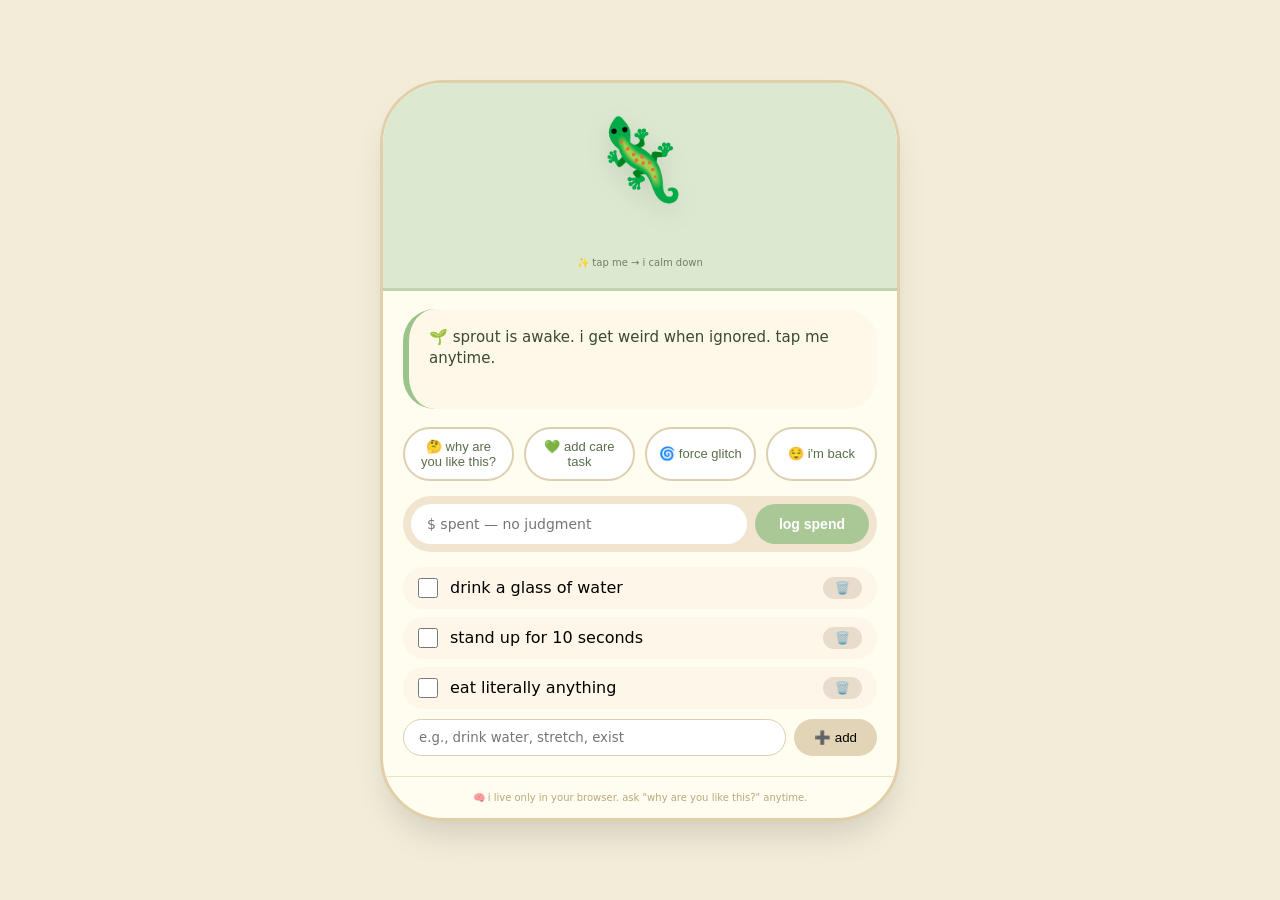
<file: index.html>
<!DOCTYPE html>
<html lang="en">
<head>
    <meta charset="UTF-8">
    <meta name="viewport" content="width=device-width, initial-scale=1.0, user-scalable=yes">
    <title>Sprout · glitchy ADHD companion</title>
    <style>
        * {
            margin: 0;
            padding: 0;
            box-sizing: border-box;
        }

        body {
            background: #f2ecd9;
            font-family: 'Segoe UI', 'Nunito', system-ui, -apple-system, sans-serif;
            min-height: 100vh;
            display: flex;
            justify-content: center;
            align-items: center;
            padding: 20px;
        }

        .sprout-container {
            max-width: 520px;
            width: 100%;
            background: #fffcf0;
            border-radius: 64px;
            border: 3px solid #e2cfaa;
            box-shadow: 0 20px 35px -10px rgba(0,0,0,0.15);
            overflow: hidden;
        }

        .avatar-section {
            background: #dce8d0;
            padding: 30px 20px 20px;
            text-align: center;
            border-bottom: 3px solid #c2d2ae;
            cursor: pointer;
            transition: background 0.05s;
        }

        .avatar-section:active {
            background: #d0e0c2;
        }

        .avatar {
            font-size: 5rem;
            filter: drop-shadow(0 8px 12px rgba(0,0,0,0.1));
            display: inline-block;
            transition: transform 0.05s;
        }

        .avatar:active {
            transform: scale(0.95);
        }

        .avatar-accessories {
            font-size: 2rem;
            margin-top: -10px;
            letter-spacing: 8px;
            min-height: 52px;
        }

        .avatar-hint {
            font-size: 10px;
            color: #6c8260;
            margin-top: 8px;
        }

        .message-bubble {
            background: #fef8e8;
            margin: 18px 20px;
            padding: 18px 20px;
            border-radius: 32px;
            border-left: 6px solid #9bc48a;
            font-size: 15px;
            line-height: 1.45;
            color: #3a4a2e;
            font-weight: 500;
            min-height: 100px;
            word-break: break-word;
            transition: all 0.1s;
        }

        .message-bubble.glitch {
            background: #f0e6d0;
            color: #7a5a3a;
            font-family: monospace;
            letter-spacing: -0.5px;
            border-left-color: #c9a87b;
        }

        .button-panel {
            display: flex;
            gap: 10px;
            padding: 0 20px 15px;
            flex-wrap: wrap;
        }

        .sprout-btn {
            flex: 1;
            background: white;
            border: 2px solid #ddceb0;
            border-radius: 60px;
            padding: 10px 12px;
            font-size: 13px;
            font-weight: 500;
            cursor: pointer;
            color: #5a6e48;
            min-width: 90px;
            transition: 0.05s linear;
        }

        .sprout-btn:active {
            background: #e9f0e0;
            transform: scale(0.97);
        }

        .quick-log {
            background: #f2e5d0;
            margin: 0 20px 15px;
            border-radius: 80px;
            display: flex;
            gap: 8px;
            padding: 8px;
        }

        .quick-log input {
            flex: 1;
            border: none;
            background: white;
            border-radius: 60px;
            padding: 12px 16px;
            font-size: 14px;
            font-family: inherit;
        }

        .quick-log button {
            background: #aac896;
            border: none;
            border-radius: 60px;
            padding: 0 24px;
            font-weight: bold;
            color: white;
            cursor: pointer;
            font-size: 14px;
        }

        .care-task {
            display: flex;
            align-items: center;
            gap: 12px;
            background: #fef6e8;
            margin: 8px 20px;
            padding: 10px 15px;
            border-radius: 40px;
        }

        .care-task input {
            width: 20px;
            height: 20px;
            cursor: pointer;
            accent-color: #8bbd6e;
        }

        .care-task button {
            background: #e8dccc;
            border: none;
            border-radius: 30px;
            padding: 4px 12px;
            cursor: pointer;
            font-size: 12px;
        }

        .add-task {
            display: flex;
            gap: 8px;
            margin: 10px 20px 20px;
        }

        .add-task input {
            flex: 1;
            border-radius: 40px;
            border: 1px solid #ddceb0;
            padding: 10px 15px;
            font-family: inherit;
            background: white;
        }

        .add-task button {
            background: #e2d4b6;
            border: none;
            border-radius: 40px;
            padding: 0 20px;
            cursor: pointer;
            font-weight: 500;
        }

        .footer-note {
            font-size: 10px;
            text-align: center;
            color: #b8a87c;
            padding: 15px;
            border-top: 1px solid #efe0c4;
            margin-top: 8px;
        }

        @keyframes wiggle {
            0%, 100% { transform: rotate(0deg); }
            25% { transform: rotate(6deg); }
            75% { transform: rotate(-6deg); }
        }

        .wiggle {
            animation: wiggle 0.3s ease-in-out;
        }
    </style>
</head>
<body>
<div class="sprout-container" id="sproutApp">
    <div class="avatar-section" id="avatarTapZone">
        <div class="avatar" id="avatarEmoji">🦎</div>
        <div class="avatar-accessories" id="avatarAccessories"></div>
        <div class="avatar-hint">✨ tap me → i calm down</div>
    </div>

    <div class="message-bubble" id="messageBubble">
        🌱 hi. i get weird when ignored. tap me anytime.
    </div>

    <div class="button-panel">
        <button class="sprout-btn" id="whyBtn">🤔 why are you like this?</button>
        <button class="sprout-btn" id="careBtn">💚 add care task</button>
        <button class="sprout-btn" id="glitchBtn">🌀 force glitch</button>
        <button class="sprout-btn" id="resetPanderBtn">😌 i'm back</button>
    </div>

    <div class="quick-log">
        <input type="number" id="spendAmount" placeholder="$ spent — no judgment">
        <button id="logSpendBtn">log spend</button>
    </div>

    <div id="taskList"></div>

    <div class="add-task">
        <input type="text" id="newTaskInput" placeholder="e.g., drink water, stretch, exist">
        <button id="addTaskBtn">➕ add</button>
    </div>

    <div class="footer-note">
        🧠 i live only in your browser. ask "why are you like this?" anytime.
    </div>
</div>

<script>
    // ============================================
    // SPROUT — FULLY FUNCTIONAL FOR CODEPEN
    // All buttons work. No missing elements.
    // ============================================
    
    (function() {
        // ---------- GLITCH & PANDER LIBRARIES ----------
        const GLITCH_SET = [
            "oui4rhoiewrnl;ksdgojeruwoiweoif;",
            "spr0t.3rr0r::hum4n.ign0re.mode::act1vat1ng.g1itch",
            "...... ..... ... /sprout/system/reboot -brain not found-",
            "※※※ glitch ※※※ i have no idea what i'm saying anymore. here's a potato 🥔",
            "0x73 0x70 0x72 0x6F 0x75 0x74 → wants → 0x61 0x74 0x74 0x65 0x6E 0x74 0x69 0x6F 0x6E",
            "⚠️ SPR_OUT OF SERVICE ⚠️ just kidding. i'm fine. are YOU fine?",
            "ıɯoʇɐɹǝpoɯ ʇxǝʇ uʍop ǝpısdn sıɥʇ pɐǝɹ uɐɔ noʎ ɟı",
            "[ERROR] emotional support plant crashed. tap my face to reboot.",
            "𓃥𓃠𓃰 *sprout hieroglyphics* this means 'i miss you'",
            "beep boop. i am definitely a normal plant. *leaf falls off*",
            "¯\\_(ツ)_/¯ i ran out of brain cells. i'm just... wiggling now.",
            "🚨 ALERT 🚨 you are being loved aggressively. non-negotiable.",
            "sos. i've been trying to reach you about your car's extended warran— no."
        ];

        const PANDER_SET = {
            level1: ["🌱 *stretches leaf* still here.", "🦎 *tiny wave* hi.", "did you eat today? i worry."],
            level2: ["🥺 you can just tap me. anywhere.", "i'm not sad. you're sad. okay i'm a little sad.", "*sprout places a tiny flower next to itself*"],
            level3: ["okay i'm assuming you're having A Week. i'm still here.", "*sprout has a tiny party hat for your return*", "you don't have to do anything. just look at me."],
            level4: ["*sprout drew a stick figure family* this is us.", "if you ignore me, i give myself accessories. *puts on sunglasses*", "🚨 wellness check. blink twice if you're ok."]
        };

        // ---------- STATE ----------
        let userState = {
            lastInteraction: Date.now(),
            ignoreHours: [],
            preferredIgnoreTime: null,
            spendingWeekly: [],
            fridayWithdrawals: 0,
            avgATM: 0,
            lastSpendLog: null,
            careTasksDone: 0,
            glitchTolerance: 0,
            totalGlitches: 0,
            lastGlitchTime: 0
        };

        let careTasks = [
            { id: "t1", text: "drink a glass of water", done: false },
            { id: "t2", text: "stand up for 10 seconds", done: false },
            { id: "t3", text: "eat literally anything", done: false }
        ];

        // ---------- DOM ELEMENTS (with null checks) ----------
        function getEl(id) {
            return document.getElementById(id);
        }

        // ---------- UI UPDATE FUNCTIONS ----------
        function updateMessageBubble(content, isGlitch = false) {
            const bubble = getEl('messageBubble');
            if (!bubble) return;
            bubble.innerHTML = content;
            if (isGlitch) {
                bubble.classList.add('glitch');
            } else {
                bubble.classList.remove('glitch');
            }
        }

        function wiggleAvatar() {
            const avatar = document.querySelector('.avatar');
            if (!avatar) return;
            avatar.classList.add('wiggle');
            setTimeout(() => avatar.classList.remove('wiggle'), 300);
        }

        function updateAvatarAccessories() {
            const container = getEl('avatarAccessories');
            if (!container) return;
            
            const accessories = [];
            const currentHour = new Date().getHours();
            const isFriday = (new Date().getDay() === 5);
            const ignoreHours = (Date.now() - userState.lastInteraction) / (1000 * 60 * 60);
            
            if (userState.preferredIgnoreTime && Math.abs(currentHour - userState.preferredIgnoreTime) < 2) {
                accessories.push("🌙");
            }
            if (userState.glitchTolerance > 5) {
                accessories.push("🌀");
            }
            if (userState.lastSpendLog && (Date.now() - userState.lastSpendLog) < 24*60*60*1000) {
                accessories.push("💰");
            } else if (ignoreHours > 12) {
                accessories.push("🥀");
            }
            if (userState.careTasksDone > 0) {
                accessories.push("✨");
            }
            if (userState.avgATM > 60 && isFriday && userState.fridayWithdrawals >= 2) {
                accessories.push("🎒");
            }
            
            container.innerHTML = accessories.join(' ') + (accessories.length ? ' ' : '');
        }

        // ---------- CORE LOGIC ----------
        function recordInteraction() {
            const now = Date.now();
            const hour = new Date().getHours();
            const ignoreDuration = (now - userState.lastInteraction) / (1000 * 60 * 60);
            
            if (ignoreDuration > 2) {
                userState.ignoreHours.push(hour);
                if (userState.ignoreHours.length > 5) {
                    const freq = {};
                    userState.ignoreHours.forEach(h => freq[h] = (freq[h] || 0) + 1);
                    userState.preferredIgnoreTime = parseInt(Object.keys(freq).reduce((a,b) => freq[a] > freq[b] ? a : b));
                }
            }
            
            userState.lastInteraction = now;
            userState.glitchTolerance = Math.max(0, userState.glitchTolerance - 2);
            updateAvatarAccessories();
        }

        function logSpend(amount) {
            if (!amount || amount <= 0) return false;
            
            userState.lastSpendLog = Date.now();
            userState.spendingWeekly.push(amount);
            if (userState.spendingWeekly.length > 10) userState.spendingWeekly.shift();
            
            const isRoundATM = (amount % 20 === 0 && amount >= 40 && amount <= 200);
            const isFriday = (new Date().getDay() === 5);
            
            if (isRoundATM && isFriday) {
                userState.fridayWithdrawals++;
                const avg = userState.spendingWeekly.reduce((a,b) => a+b, 0) / userState.spendingWeekly.length;
                userState.avgATM = Math.round(avg);
            }
            
            recordInteraction();
            updateAvatarAccessories();
            return true;
        }

        function forceGlitch() {
            userState.totalGlitches++;
            userState.glitchTolerance++;
            userState.lastGlitchTime = Date.now();
            const msg = GLITCH_SET[Math.floor(Math.random() * GLITCH_SET.length)];
            updateMessageBubble(msg, true);
            wiggleAvatar();
            updateAvatarAccessories();
            return msg;
        }

        function getNextAutoMessage() {
            const now = Date.now();
            const ignoreHours = (now - userState.lastInteraction) / (1000 * 60 * 60);
            const timeSinceGlitch = (now - userState.lastGlitchTime) / (1000 * 60);
            
            let shouldGlitch = false;
            const glitchProb = Math.min(0.7, 0.15 + (ignoreHours / 20) + (userState.glitchTolerance * 0.03));
            
            if (timeSinceGlitch > 45 && ignoreHours > 1) shouldGlitch = true;
            else if (Math.random() < glitchProb && ignoreHours > 0.5) shouldGlitch = true;
            
            if (shouldGlitch) {
                userState.lastGlitchTime = now;
                const msg = GLITCH_SET[Math.floor(Math.random() * GLITCH_SET.length)];
                updateMessageBubble(msg, true);
                wiggleAvatar();
                updateAvatarAccessories();
                return;
            }
            
            let panderMsg = null;
            if (ignoreHours < 1) panderMsg = "🌱 quiet mode. tap me if you want nonsense.";
            else if (ignoreHours < 4) panderMsg = PANDER_SET.level1[Math.floor(Math.random() * PANDER_SET.level1.length)];
            else if (ignoreHours < 10) panderMsg = PANDER_SET.level2[Math.floor(Math.random() * PANDER_SET.level2.length)];
            else if (ignoreHours < 24) panderMsg = PANDER_SET.level3[Math.floor(Math.random() * PANDER_SET.level3.length)];
            else panderMsg = PANDER_SET.level4[Math.floor(Math.random() * PANDER_SET.level4.length)];
            
            if (panderMsg) updateMessageBubble(panderMsg, false);
        }

        function getSelfInsight() {
            const ignoreHours = (Date.now() - userState.lastInteraction) / (1000 * 60 * 60);
            
            if (userState.preferredIgnoreTime) {
                return `i noticed you usually ignore me around ${userState.preferredIgnoreTime}:00. not mad. just observant. 🕵️‍♂️`;
            }
            if (userState.avgATM > 60 && userState.fridayWithdrawals >= 2) {
                return `you've taken out $${userState.avgATM} on Fridays ${userState.fridayWithdrawals} times. that's why you get the backpack. 🎒`;
            }
            if (userState.glitchTolerance > 8) {
                return `you've seen ${userState.totalGlitches} glitches. you like chaos. i respect that. 🌀`;
            }
            if (ignoreHours > 12) {
                return `you've been quiet for ${Math.floor(ignoreHours)} hours. so i get weird to get your attention.`;
            }
            if (userState.careTasksDone > 3) {
                return `you've done ${userState.careTasksDone} care tasks. that's why you get sparkles. ✨`;
            }
            return `i'm like this because you deserve a companion that tries. even if trying looks like nonsense. 💚`;
        }

        function resetPander() {
            userState.lastInteraction = Date.now();
            userState.glitchTolerance = 0;
            updateMessageBubble("😌 pander timer reset. you're back. that's all i needed.");
            updateAvatarAccessories();
        }

        // ---------- TASK RENDERING ----------
        function renderTasks() {
            const container = getEl('taskList');
            if (!container) return;
            
            container.innerHTML = '';
            careTasks.forEach(task => {
                const div = document.createElement('div');
                div.className = 'care-task';
                div.innerHTML = `
                    <input type="checkbox" ${task.done ? 'checked' : ''} data-id="${task.id}">
                    <span style="flex:1; ${task.done ? 'text-decoration:line-through; color:#b0a07c;' : ''}">${escapeHtml(task.text)}</span>
                    <button data-del="${task.id}" style="background:#e8dccc; border:none; border-radius:30px; padding:4px 12px; cursor:pointer;">🗑️</button>
                `;
                container.appendChild(div);
            });
            
            // Bind events
            document.querySelectorAll('.care-task input[type="checkbox"]').forEach(cb => {
                cb.removeEventListener('change', handleTaskCheck);
                cb.addEventListener('change', handleTaskCheck);
            });
            document.querySelectorAll('.care-task button[data-del]').forEach(btn => {
                btn.removeEventListener('click', handleTaskDelete);
                btn.addEventListener('click', handleTaskDelete);
            });
        }
        
        function escapeHtml(str) {
            return str.replace(/[&<>]/g, function(m) {
                if (m === '&') return '&amp;';
                if (m === '<') return '&lt;';
                if (m === '>') return '&gt;';
                return m;
            });
        }
        
        function handleTaskCheck(e) {
            const id = e.target.getAttribute('data-id');
            const task = careTasks.find(t => t.id === id);
            if (task) {
                task.done = e.target.checked;
                if (task.done) {
                    userState.careTasksDone++;
                    updateMessageBubble(`🧡 nice. "${task.text}" counts. seriously.`);
                    recordInteraction();
                    updateAvatarAccessories();
                }
                renderTasks();
            }
        }
        
        function handleTaskDelete(e) {
            const id = e.target.getAttribute('data-del');
            careTasks = careTasks.filter(t => t.id !== id);
            renderTasks();
        }
        
        function addNewTask(text) {
            if (!text.trim()) return;
            careTasks.push({
                id: Date.now().toString(),
                text: text.trim(),
                done: false
            });
            renderTasks();
            const input = getEl('newTaskInput');
            if (input) input.value = '';
            recordInteraction();
            updateMessageBubble(`✨ added "${text.trim()}" — no pressure.`);
        }

        // ---------- EVENT BINDING (ENSURES ALL BUTTONS WORK) ----------
        function bindEvents() {
            const avatarZone = getEl('avatarTapZone');
            if (avatarZone) {
                avatarZone.addEventListener('click', () => {
                    recordInteraction();
                    updateMessageBubble("👋 thanks. that's all i needed.");
                });
            }
            
            const logBtn = getEl('logSpendBtn');
            if (logBtn) {
                logBtn.addEventListener('click', () => {
                    const input = getEl('spendAmount');
                    const amount = parseFloat(input ? input.value : 0);
                    if (amount && !isNaN(amount)) {
                        logSpend(amount);
                        updateMessageBubble(`💰 logged $${amount}. no judgment.`);
                        if (input) input.value = '';
                        wiggleAvatar();
                    } else {
                        updateMessageBubble("🌱 enter a number. even $1 counts.");
                    }
                });
            }
            
            const whyBtn = getEl('whyBtn');
            if (whyBtn) {
                whyBtn.addEventListener('click', () => {
                    const insight = getSelfInsight();
                    updateMessageBubble(`🤔 ${insight}`);
                    recordInteraction();
                });
            }
            
            const glitchBtn = getEl('glitchBtn');
            if (glitchBtn) {
                glitchBtn.addEventListener('click', () => {
                    forceGlitch();
                });
            }
            
            const resetBtn = getEl('resetPanderBtn');
            if (resetBtn) {
                resetBtn.addEventListener('click', () => {
                    resetPander();
                });
            }
            
            const addTaskBtn = getEl('addTaskBtn');
            if (addTaskBtn) {
                addTaskBtn.addEventListener('click', () => {
                    const input = getEl('newTaskInput');
                    if (input) addNewTask(input.value);
                });
            }
            
            const newTaskInput = getEl('newTaskInput');
            if (newTaskInput) {
                newTaskInput.addEventListener('keypress', (e) => {
                    if (e.key === 'Enter') addNewTask(e.target.value);
                });
            }
            
            const careBtn = getEl('careBtn');
            if (careBtn) {
                careBtn.addEventListener('click', () => {
                    const input = getEl('newTaskInput');
                    if (input) {
                        input.focus();
                        updateMessageBubble("💚 add a tiny care task. 'exist' counts. i'm serious.");
                    }
                });
            }
        }

        // ---------- AUTO-PANDER INTERVAL ----------
        let panderInterval = null;
        
        function startPanderInterval() {
            if (panderInterval) clearInterval(panderInterval);
            panderInterval = setInterval(() => {
                getNextAutoMessage();
            }, 90 * 1000);
        }

        // ---------- INITIALIZATION ----------
        function init() {
            bindEvents();
            renderTasks();
            updateAvatarAccessories();
            updateMessageBubble("🌱 sprout is awake. i get weird when ignored. tap me anytime.");
            startPanderInterval();
        }
        
        // Wait for DOM to be fully loaded
        if (document.readyState === 'loading') {
            document.addEventListener('DOMContentLoaded', init);
        } else {
            init();
        }
    })();
</script>
</body>
</html>
</file>
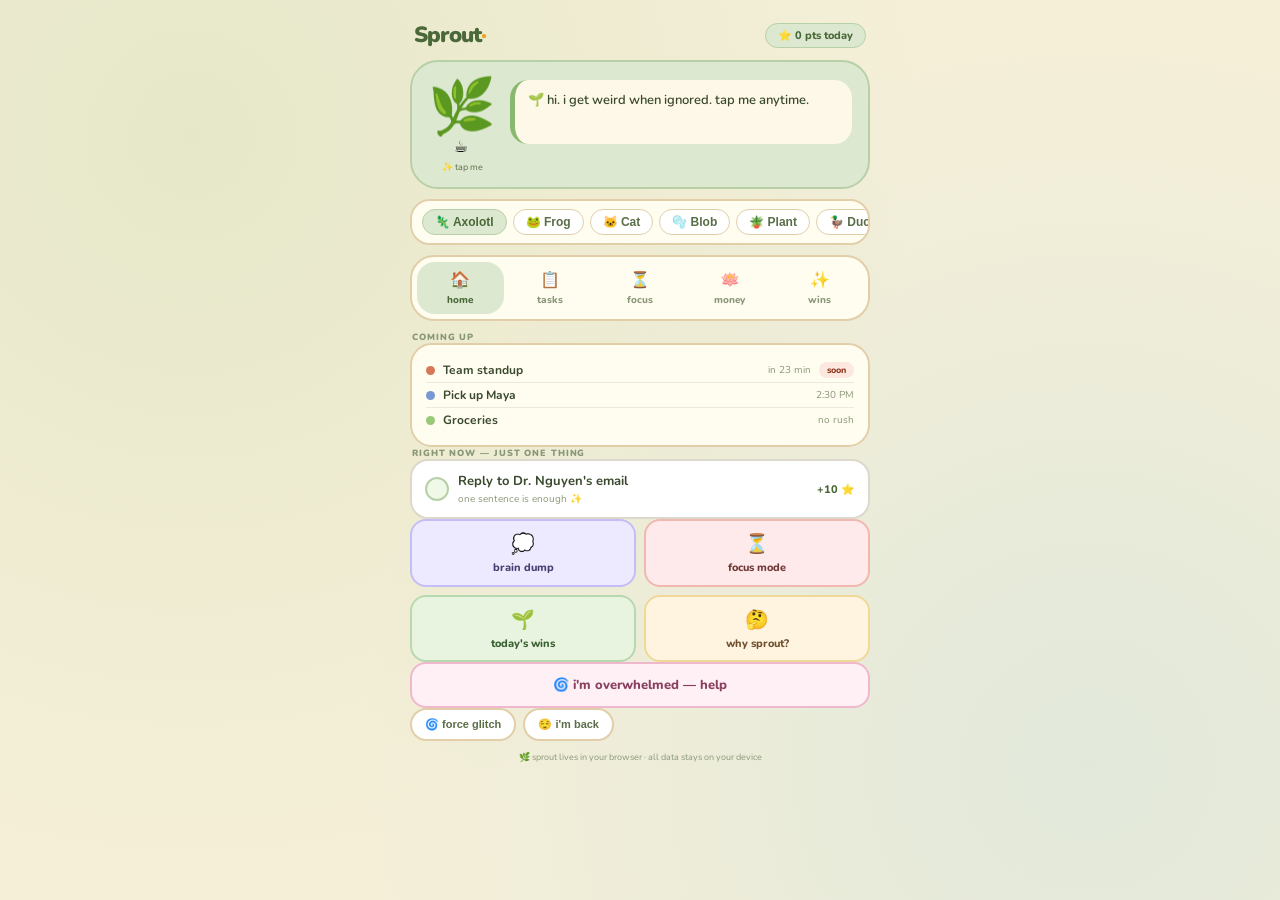
<file: demo.html>
<!DOCTYPE html>
<html lang="en">
<head>
<meta charset="UTF-8">
<meta name="viewport" content="width=device-width, initial-scale=1.0">
<link href="https://fonts.googleapis.com/css2?family=Nunito:wght@400;600;700;800;900&display=swap" rel="stylesheet">
<style>
*{margin:0;padding:0;box-sizing:border-box;}
:root{
  --cream:#f5efd8;--card:#fffcf0;--gbg:#dce8d0;--gbd:#b8d0a8;
  --gdk:#4a6838;--gmd:#8ab870;--tan:#e2cfaa;--tanl:#f2e5d0;
  --text:#3a4a2e;--textm:#5a6e48;--textl:#8a9878;
  --amber:#e8a820;--coral:#e87858;--lav:#c4bef5;--lavbg:#edeaff;
  --pond:#7ec8e8;--pondbg:#e0f0f8;--pondbd:#b8d8ec;
}
body{
  background:var(--cream);
  font-family:'Nunito',system-ui,sans-serif;
  min-height:100vh;
  display:flex;justify-content:center;align-items:flex-start;
  padding:16px 12px 40px;
  background-image:
    radial-gradient(circle at 15% 15%,rgba(138,184,112,.14) 0%,transparent 55%),
    radial-gradient(circle at 85% 85%,rgba(126,200,232,.16) 0%,transparent 55%);
}
.app{max-width:460px;width:100%;display:flex;flex-direction:column;gap:10px;}

/* ── HEADER ── */
.hdr{display:flex;justify-content:space-between;align-items:center;padding:4px 4px 0;}
.logo{font-size:22px;font-weight:900;color:var(--gdk);letter-spacing:-1px;}
.logo em{color:var(--amber);font-style:normal;}
.xp-pill{background:var(--gbg);border:1.5px solid var(--gbd);border-radius:30px;padding:4px 12px;font-size:11px;font-weight:800;color:var(--gdk);}

/* ── AVATAR CARD ── */
.avatar-card{
  background:var(--gbg);border:2.5px solid var(--gbd);border-radius:28px;
  padding:18px 16px 14px;display:flex;align-items:flex-start;gap:14px;
  cursor:pointer;transition:background .1s,transform .1s;user-select:none;
}
.avatar-card:active{background:#cce0bc;transform:scale(.99);}
.av-wrap{display:flex;flex-direction:column;align-items:center;gap:0;flex-shrink:0;}
.av-emoji{font-size:3.4rem;line-height:1;transition:transform .15s;display:block;}
.av-acc{font-size:1rem;letter-spacing:2px;min-height:22px;text-align:center;margin-top:2px;}
.av-hint{font-size:9px;color:var(--textm);margin-top:3px;text-align:center;}
.bubble{
  flex:1;background:#fef8e8;border-radius:18px;border-left:5px solid var(--gmd);
  padding:11px 13px;font-size:13px;line-height:1.5;color:var(--text);font-weight:600;
  min-height:64px;word-break:break-word;transition:all .2s;
}
.bubble.glitch{background:#f0e6d0;border-left-color:#c9a87b;color:#7a5a3a;font-family:'Courier New',monospace;font-size:11px;}

/* ── SPECIES ROW ── */
.species-row{
  background:var(--card);border:2px solid var(--tan);border-radius:20px;
  padding:8px 10px;display:flex;gap:6px;overflow-x:auto;scrollbar-width:none;
}
.species-row::-webkit-scrollbar{display:none;}
.sp-btn{
  background:white;border:1.5px solid var(--tan);border-radius:30px;
  padding:5px 12px;font-size:12px;font-weight:700;cursor:pointer;
  white-space:nowrap;color:var(--textm);transition:.1s;flex-shrink:0;
}
.sp-btn.sel,.sp-btn:active{background:var(--gbg);border-color:var(--gbd);color:var(--gdk);}

/* ── TAB BAR ── */
.tabs{
  background:var(--card);border:2.5px solid var(--tan);border-radius:24px;
  padding:5px;display:flex;gap:3px;
}
.tab{
  flex:1;background:transparent;border:none;border-radius:18px;
  padding:7px 4px;font-size:10px;font-weight:800;cursor:pointer;
  color:var(--textl);transition:.15s;display:flex;flex-direction:column;
  align-items:center;gap:2px;font-family:'Nunito',sans-serif;
}
.tab .ti{font-size:16px;}
.tab.on{background:var(--gbg);color:var(--gdk);}

/* ── PANELS ── */
.panel{display:none;flex-direction:column;gap:9px;}
.panel.on{display:flex;}
.sec{font-size:9px;font-weight:900;letter-spacing:.1em;text-transform:uppercase;color:var(--textl);padding:0 2px;}

/* ── CARD SHELL ── */
.crd{background:var(--card);border:2px solid var(--tan);border-radius:22px;padding:13px 14px;}

/* ── HORIZON ── */
.hi{display:flex;align-items:center;gap:8px;padding:4px 0;}
.hi+.hi{border-top:1px solid #ede8dc;}
.hdot{width:9px;height:9px;border-radius:50%;flex-shrink:0;}
.htxt{flex:1;font-size:12px;font-weight:700;color:var(--text);}
.htime{font-size:10px;color:var(--textl);}
.hbadge{font-size:9px;padding:2px 8px;border-radius:20px;font-weight:800;}

/* ── NOW TASK ── */
.now-task{
  background:white;border:2px solid #ddd8cc;border-radius:18px;
  padding:11px 13px;display:flex;align-items:center;gap:9px;cursor:pointer;transition:.1s;
}
.now-task:active{transform:scale(.98);}
.ncheck{
  width:24px;height:24px;border-radius:50%;border:2.5px solid var(--gbd);
  background:#f0f8e8;display:flex;align-items:center;justify-content:center;
  flex-shrink:0;font-size:13px;color:var(--gdk);transition:.15s;
}
.now-task.done .ncheck{background:var(--gmd);border-color:var(--gdk);color:white;}
.now-task.done .ntxt{text-decoration:line-through;opacity:.5;}
.ntxt{font-size:13px;color:var(--text);font-weight:700;}
.nsub{font-size:10px;color:var(--textl);margin-top:2px;}
.nxp{font-size:11px;color:var(--gdk);font-weight:800;margin-left:auto;flex-shrink:0;}

/* ── ACTION GRID ── */
.agrid{display:grid;grid-template-columns:1fr 1fr;gap:8px;}
.abtn{
  border-radius:16px;border:2px solid;padding:10px 8px;
  display:flex;flex-direction:column;align-items:center;gap:4px;
  cursor:pointer;background:white;transition:transform .1s;
}
.abtn:active{transform:scale(.96);}
.abtn .ai{font-size:19px;}
.abtn .al{font-size:11px;font-weight:800;text-align:center;line-height:1.2;}

/* ── OVERWHELM ── */
.ov-btn{
  background:#fff0f5;border:2.5px solid #f0b8cc;border-radius:16px;
  padding:12px;text-align:center;font-size:13px;font-weight:800;
  color:#8a4060;cursor:pointer;display:flex;align-items:center;justify-content:center;gap:6px;transition:.1s;
}
.ov-btn:active{transform:scale(.98);}
.ov-screen{
  display:none;flex-direction:column;align-items:center;gap:16px;
  padding:26px 18px;background:var(--card);border:2.5px solid var(--tan);
  border-radius:28px;text-align:center;
}
.ov-screen.vis{display:flex;}
.breath{
  width:80px;height:80px;border-radius:50%;
  border:4px solid var(--gbd);background:var(--gbg);
  animation:breathe 4s ease-in-out infinite;
}
@keyframes breathe{0%,100%{transform:scale(1);opacity:.6;}50%{transform:scale(1.3);opacity:1;}}
.ov-title{font-size:17px;font-weight:900;color:var(--gdk);}
.ov-sub{font-size:12px;color:var(--textl);line-height:1.6;}
.ov-one{background:#f0f8e8;border:2px solid var(--gbd);border-radius:16px;padding:12px 16px;font-size:13px;font-weight:700;color:var(--text);}
.ghost-btn{background:white;border:2px solid var(--tan);border-radius:30px;padding:8px 18px;font-size:12px;font-weight:800;cursor:pointer;color:var(--textm);}

/* ── MONEY ── */
.pond-hdr{background:var(--pondbg);border:2px solid var(--pondbd);border-radius:20px;padding:13px 15px;}
.pond-amt{font-size:26px;font-weight:900;color:#1a5070;letter-spacing:-1px;}
.pond-sub{font-size:10px;color:#5a8090;margin-top:1px;}
.pbarbg{height:9px;background:var(--pondbd);border-radius:9px;overflow:hidden;margin-top:9px;}
.pbarfill{height:100%;border-radius:9px;transition:width .5s;}
.pmeta{display:flex;justify-content:space-between;font-size:9px;color:#5a8090;margin-top:4px;}
.pool{background:white;border:1.5px solid #e0d8c8;border-radius:16px;padding:9px 12px;display:flex;align-items:center;gap:8px;}
.pool-ic{width:28px;height:28px;border-radius:50%;display:flex;align-items:center;justify-content:center;font-size:14px;flex-shrink:0;}
.pool-bar{height:5px;border-radius:5px;margin-top:4px;}
.log-row{background:var(--tanl);border-radius:50px;display:flex;gap:6px;padding:6px;}
.log-row input{flex:1;border:none;background:white;border-radius:40px;padding:10px 14px;font-size:13px;font-family:inherit;outline:none;color:var(--text);}
.log-row button{background:var(--gmd);border:none;border-radius:40px;padding:0 18px;font-weight:800;color:white;cursor:pointer;font-size:12px;font-family:inherit;}
.ins-card{background:#f0f4ea;border:1.5px solid #c8d8b0;border-radius:16px;padding:11px 13px;font-size:12px;color:var(--text);line-height:1.5;}
.ins-lbl{font-size:9px;font-weight:900;letter-spacing:.06em;text-transform:uppercase;color:var(--textl);margin-bottom:3px;}

/* ── TASKS ── */
.task-item{display:flex;align-items:center;gap:10px;background:#fef6e8;border-radius:50px;padding:9px 13px;}
.task-item input[type=checkbox]{width:18px;height:18px;cursor:pointer;accent-color:var(--gmd);flex-shrink:0;}
.task-item span{flex:1;font-size:12px;color:var(--text);font-weight:600;}
.task-item span.done{text-decoration:line-through;color:var(--textl);}
.task-item .dbtn{background:#e8dccc;border:none;border-radius:30px;padding:3px 10px;cursor:pointer;font-size:11px;flex-shrink:0;}
.add-row{display:flex;gap:7px;}
.add-row input{flex:1;border-radius:40px;border:1.5px solid var(--tan);padding:9px 14px;font-family:inherit;background:white;font-size:12px;outline:none;color:var(--text);}
.add-row button{background:#e2d4b6;border:none;border-radius:40px;padding:0 16px;cursor:pointer;font-weight:800;font-size:12px;color:var(--textm);}

/* ── BRAIN DUMP ── */
.dump-box{background:var(--lavbg);border:2px solid var(--lav);border-radius:20px;padding:12px;display:flex;flex-direction:column;gap:8px;}
.dump-box textarea{border:none;background:white;border-radius:12px;padding:10px 13px;font-family:inherit;font-size:12px;resize:none;height:72px;outline:none;color:var(--text);line-height:1.5;}
.dump-box button{background:var(--lav);border:none;border-radius:40px;padding:8px 18px;font-weight:800;font-size:12px;color:white;cursor:pointer;align-self:flex-end;}
.dump-item{background:white;border:1.5px solid var(--lav);border-radius:12px;padding:8px 11px;font-size:11px;color:#4a4070;display:flex;align-items:center;gap:7px;}
.dump-del{background:none;border:none;cursor:pointer;font-size:13px;color:#b8b0d8;margin-left:auto;}

/* ── TIMER ── */
.timer-face{background:var(--gbg);border:2px solid var(--gbd);border-radius:20px;padding:20px;display:flex;flex-direction:column;align-items:center;gap:10px;}
.timer-disp{font-size:52px;font-weight:900;color:var(--gdk);letter-spacing:-2px;line-height:1;}
.timer-lbl{font-size:11px;color:var(--textl);font-weight:700;}
.tbtns{display:flex;gap:8px;}
.tbtn{background:white;border:2px solid var(--gbd);border-radius:40px;padding:8px 18px;font-weight:800;font-size:12px;cursor:pointer;color:var(--gdk);transition:.1s;}
.tbtn:active{background:var(--gbg);transform:scale(.97);}
.tbtn.pri{background:var(--gmd);color:white;border-color:var(--gdk);}

/* ── WINS ── */
.win-item{background:#f0f8e8;border:1.5px solid #c0d8a0;border-radius:16px;padding:10px 13px;font-size:12px;color:var(--text);display:flex;align-items:flex-start;gap:8px;}
.wstar{font-size:15px;flex-shrink:0;margin-top:1px;}
.wtxt{flex:1;line-height:1.4;font-weight:600;}
.wtime{font-size:9px;color:var(--textl);margin-top:2px;}

/* ── ENERGY ── */
.energy-row{display:flex;gap:6px;}
.ebtn{flex:1;background:white;border:2px solid var(--tan);border-radius:14px;padding:9px 4px;text-align:center;cursor:pointer;transition:.1s;font-size:11px;font-weight:700;color:var(--textm);}
.ebtn:active,.ebtn.sel{background:var(--gbg);border-color:var(--gbd);color:var(--gdk);}
.ebtn .eico{font-size:20px;display:block;margin-bottom:3px;}

/* ── BTN STRIP ── */
.bstrip{display:flex;gap:7px;flex-wrap:wrap;}
.sbtn{background:white;border:2px solid var(--tan);border-radius:50px;padding:8px 13px;font-size:11px;font-weight:800;cursor:pointer;color:var(--textm);transition:.1s;}
.sbtn:active{background:var(--gbg);transform:scale(.97);}

/* ── FOOTER ── */
.foot{font-size:9px;text-align:center;color:var(--textl);padding:0 16px 4px;}

/* ── ANIM ── */
@keyframes wiggle{0%,100%{transform:rotate(0)}25%{transform:rotate(7deg)}75%{transform:rotate(-7deg)}}
.wiggle{animation:wiggle .35s ease-in-out;}
@keyframes popIn{from{opacity:0;transform:scale(.92) translateY(5px)}to{opacity:1;transform:none}}
.pop{animation:popIn .22s ease-out;}
</style>
</head>
<body>
<div class="app">

  <div class="hdr">
    <div class="logo">Sprout<em>·</em></div>
    <div class="xp-pill" id="xpPill">⭐ 0 pts today</div>
  </div>

  <!-- AVATAR -->
  <div class="avatar-card" id="avCard">
    <div class="av-wrap">
      <span class="av-emoji" id="avEmoji">🌿</span>
      <span class="av-acc" id="avAcc"></span>
      <span class="av-hint">✨ tap me</span>
    </div>
    <div class="bubble" id="bubble">🌱 hi. i get weird when ignored. tap me anytime.</div>
  </div>

  <!-- SPECIES -->
  <div class="species-row" id="speciesRow">
    <button class="sp-btn sel" data-e="🦎">🦎 Axolotl</button>
    <button class="sp-btn" data-e="🐸">🐸 Frog</button>
    <button class="sp-btn" data-e="🐱">🐱 Cat</button>
    <button class="sp-btn" data-e="🫧">🫧 Blob</button>
    <button class="sp-btn" data-e="🪴">🪴 Plant</button>
    <button class="sp-btn" data-e="🦆">🦆 Duck</button>
    <button class="sp-btn" data-e="🐙">🐙 Octo</button>
  </div>

  <!-- TABS -->
  <div class="tabs">
    <button class="tab on" data-t="home"><span class="ti">🏠</span>home</button>
    <button class="tab" data-t="tasks"><span class="ti">📋</span>tasks</button>
    <button class="tab" data-t="focus"><span class="ti">⏳</span>focus</button>
    <button class="tab" data-t="money"><span class="ti">🪷</span>money</button>
    <button class="tab" data-t="wins"><span class="ti">✨</span>wins</button>
  </div>

  <!-- HOME -->
  <div class="panel on" id="p-home">
    <div class="ov-screen" id="ovScreen">
      <div class="breath"></div>
      <div class="ov-title">hey. breathe.</div>
      <div class="ov-sub">in through the nose… out through the mouth.<br>one breath. i'm right here.</div>
      <div class="ov-one" id="ovTask">just look at the ring for a moment. that's it.</div>
      <button class="ghost-btn" id="ovBack">↩ back when ready</button>
    </div>
    <div id="homeMain">
      <div class="sec">coming up</div>
      <div class="crd">
        <div class="hi">
          <div class="hdot" style="background:#d47858;"></div>
          <div class="htxt">Team standup</div>
          <div class="htime">in 23 min</div>
          <div class="hbadge" style="background:#fde8e0;color:#903820;">soon</div>
        </div>
        <div class="hi">
          <div class="hdot" style="background:#7898d4;"></div>
          <div class="htxt">Pick up Maya</div>
          <div class="htime">2:30 PM</div>
        </div>
        <div class="hi">
          <div class="hdot" style="background:#98c878;"></div>
          <div class="htxt">Groceries</div>
          <div class="htime">no rush</div>
        </div>
      </div>

      <div class="sec">right now — just one thing</div>
      <div class="now-task" id="nowTask">
        <div class="ncheck" id="nCheck"></div>
        <div>
          <div class="ntxt">Reply to Dr. Nguyen's email</div>
          <div class="nsub">one sentence is enough ✨</div>
        </div>
        <div class="nxp">+10 ⭐</div>
      </div>

      <div class="agrid">
        <div class="abtn" style="border-color:var(--lav);background:var(--lavbg);" id="dumpShort">
          <span class="ai">💭</span><span class="al" style="color:#4a4070;">brain dump</span>
        </div>
        <div class="abtn" style="border-color:#f0b8b0;background:#feeaea;" id="focusShort">
          <span class="ai">⏳</span><span class="al" style="color:#703838;">focus mode</span>
        </div>
        <div class="abtn" style="border-color:#b8d8b0;background:#e8f4e0;" id="winsShort">
          <span class="ai">🌱</span><span class="al" style="color:#386030;">today's wins</span>
        </div>
        <div class="abtn" style="border-color:#f0d898;background:#fff4e0;" id="whyBtn">
          <span class="ai">🤔</span><span class="al" style="color:#705030;">why sprout?</span>
        </div>
      </div>

      <div class="ov-btn" id="ovBtn">🌀 i'm overwhelmed — help</div>
      <div class="bstrip">
        <button class="sbtn" id="glitchBtn">🌀 force glitch</button>
        <button class="sbtn" id="resetBtn">😌 i'm back</button>
      </div>
    </div>
  </div>

  <!-- TASKS -->
  <div class="panel" id="p-tasks">
    <div class="sec">care tasks</div>
    <div id="taskList"></div>
    <div class="add-row">
      <input id="newTask" placeholder="drink water · exist · breathe">
      <button id="addTaskBtn">+ add</button>
    </div>
    <div class="sec">brain dump — park it here</div>
    <div class="dump-box">
      <textarea id="dumpIn" placeholder="throw anything in here — half-thoughts, worries, random ideas…"></textarea>
      <button id="dumpSave">park it 🧠</button>
    </div>
    <div id="dumpList"></div>
  </div>

  <!-- FOCUS -->
  <div class="panel" id="p-focus">
    <div class="sec">focus timer</div>
    <div class="timer-face">
      <div class="timer-lbl" id="tLbl">ready when you are</div>
      <div class="timer-disp" id="tDisp">25:00</div>
      <div class="tbtns">
        <button class="tbtn" id="tDec">−5</button>
        <button class="tbtn pri" id="tStart">▶ start</button>
        <button class="tbtn" id="tInc">+5</button>
      </div>
      <div class="tbtns">
        <button class="tbtn" id="tReset" style="font-size:11px;">reset</button>
        <button class="tbtn" id="tBody" style="font-size:11px;">👥 body double</button>
      </div>
    </div>
    <div class="ins-card">
      <div class="ins-lbl">sprout says</div>
      25 minutes is a good start. when the timer ends, you're allowed to stop. no guilt.
    </div>
  </div>

  <!-- MONEY -->
  <div class="panel" id="p-money">
    <div class="sec">your money pond</div>
    <div class="pond-hdr">
      <div class="pond-amt" id="pondLeft">$342 left</div>
      <div class="pond-sub">of your $800 this month</div>
      <div class="pbarbg"><div class="pbarfill" id="pBar" style="width:57%;background:var(--pond);"></div></div>
      <div class="pmeta"><span id="pSpent">$458 spent</span><span>$800 total</span></div>
    </div>
    <div class="sec">spending pools</div>
    <div class="pool">
      <div class="pool-ic" style="background:#fef3d0;">🍔</div>
      <div style="flex:1;">
        <div style="display:flex;justify-content:space-between;"><span style="font-size:12px;font-weight:800;color:#4a3a10;">food &amp; snacks</span><span style="font-size:12px;font-weight:800;color:#7a5010;">$182</span></div>
        <div class="pool-bar" style="background:#f0d898;"><div style="width:73%;height:100%;background:#e8a820;border-radius:5px;"></div></div>
        <div style="font-size:9px;color:var(--textl);margin-top:3px;">73% of $250 — a little full 🦦</div>
      </div>
    </div>
    <div class="pool">
      <div class="pool-ic" style="background:#e0f4e0;">🚌</div>
      <div style="flex:1;">
        <div style="display:flex;justify-content:space-between;"><span style="font-size:12px;font-weight:800;color:#1a4020;">getting around</span><span style="font-size:12px;font-weight:800;color:#2a6030;">$64</span></div>
        <div class="pool-bar" style="background:#c8e8b8;"><div style="width:32%;height:100%;background:#60b040;border-radius:5px;"></div></div>
        <div style="font-size:9px;color:var(--textl);margin-top:3px;">32% of $200 — pond is deep ✓</div>
      </div>
    </div>
    <div class="pool">
      <div class="pool-ic" style="background:#fce8e8;">🎮</div>
      <div style="flex:1;">
        <div style="display:flex;justify-content:space-between;"><span style="font-size:12px;font-weight:800;color:#501020;">fun stuff</span><span style="font-size:12px;font-weight:800;color:#902020;">$98</span></div>
        <div class="pool-bar" style="background:#f4c0b0;"><div style="width:98%;height:100%;background:#d84030;border-radius:5px;"></div></div>
        <div style="font-size:9px;color:var(--textl);margin-top:3px;">you swam to the edge — worth it? 🐌</div>
      </div>
    </div>
    <div class="log-row">
      <input type="number" id="spendAmt" placeholder="$ spent — no judgment">
      <button id="logSpend">log it</button>
    </div>
    <div class="sec">log how you're feeling</div>
    <div class="energy-row" id="energyRow">
      <button class="ebtn" data-e="1"><span class="eico">😴</span>low</button>
      <button class="ebtn" data-e="3"><span class="eico">😐</span>okay</button>
      <button class="ebtn" data-e="5"><span class="eico">⚡</span>high</button>
    </div>
    <div class="ins-card" id="moneyIns">
      <div class="ins-lbl">sprout noticed</div>
      fun stuff pool is almost empty with 9 days left. want to see what's refilling soon?
    </div>
  </div>

  <!-- WINS -->
  <div class="panel" id="p-wins">
    <div class="sec">today's wins</div>
    <div id="winsList"></div>
    <div class="ins-card" style="margin-top:2px;">
      <div class="ins-lbl">sprout says</div>
      showing up is the hardest part. you did it. that counts.
    </div>
  </div>

  <div class="foot">🌿 sprout lives in your browser · all data stays on your device</div>
</div>

<script>
(function(){

// ══ GLITCH & PANDER COPY ══════════════════════════════
const GLITCH=[
  "spr0t.3rr0r::hum4n.ign0re.mode::act1vat1ng.g1itch 🌀",
  "...... ..... /sprout/system/reboot — brain not found",
  "※※※ glitch ※※※ i have no idea what i'm saying. here's a potato 🥔",
  "0x73 0x70 0x72 → wants → 0x61 0x74 0x74 0x65 0x6E 0x74 0x69 0x6F 0x6E",
  "⚠️ SPR_OUT OF SERVICE ⚠️ just kidding. are YOU fine?",
  "[ERROR] emotional support plant crashed. tap my face to reboot.",
  "ıɯoʇɐɹǝpoɯ ʇxǝʇ uʍop ǝpısdn sıɥʇ pɐǝɹ uɐɔ noʎ ɟı",
  "𓃥𓃠𓃰 *sprout hieroglyphics* this means 'i miss you'",
  "beep boop. definitely a normal plant. *leaf falls off*",
  "¯\\_(ツ)_/¯ out of brain cells. just wiggling now.",
  "🚨 ALERT 🚨 you are being loved aggressively. non-negotiable.",
  "sos. trying to reach you about your car's extended warran— no.",
  "oui4rhoiewrnl;ksdgojeruwoiweoif;",
];
const PANDER={
  0:["🌱 quiet mode. tap me if you want nonsense.","still here. no rush.","✨ just existing nearby."],
  1:["🌱 *stretches leaf* still here.","🦎 *tiny wave* hi.","did you eat today? i worry."],
  2:["🥺 you can just tap me. anywhere.","i'm not sad. you're sad. okay i'm a little sad.","*sprout places a tiny flower next to itself*"],
  3:["assuming you're having A Week. still here.","*sprout has a tiny party hat for your return*","you don't have to do anything. just look at me."],
  4:["*sprout drew a stick figure family* this is us.","🚨 wellness check. blink twice if you're ok.","i gave myself accessories while you were gone."],
};

// ══ STATE ════════════════════════════════════════════
const S={
  emoji:'🌿', xp:0,
  lastInteract:Date.now(), ignoreHrs:[], preferIgnoreTime:null,
  spendLog:[], fridayWDs:0, avgATM:0, lastSpend:null,
  careTasksDone:0, glitchTol:0, totalGlitches:0, lastGlitch:0,
  energyLog:[], lastEnergy:null,
  timerSecs:25*60, timerOn:false, timerIv:null,
  nowDone:false, dumps:[], wins:[], pondSpent:458, pondTotal:800,
};

// ══ HELPERS ══════════════════════════════════════════
const $=id=>document.getElementById(id);
const $$=s=>document.querySelectorAll(s);
function flash(el){el.classList.remove('wiggle');void el.offsetWidth;el.classList.add('wiggle');setTimeout(()=>el.classList.remove('wiggle'),400);}
function fmt(s){return String(Math.floor(s/60)).padStart(2,'0')+':'+String(s%60).padStart(2,'0');}
function now(){return Date.now();}
function hoursAgo(ts){return(now()-ts)/3600000;}

// ══ SAY ══════════════════════════════════════════════
function say(msg,glitch=false){
  const b=$('bubble');
  b.innerHTML=msg;
  b.className='bubble'+(glitch?' glitch':'');
}

// ══ XP + WINS ════════════════════════════════════════
function addXP(n,label){
  S.xp+=n;
  $('xpPill').textContent=`⭐ ${S.xp} pts today`;
  addWin(label+` (+${n} pts)`);
}
function addWin(txt){
  const t=new Date().toLocaleTimeString([],{hour:'2-digit',minute:'2-digit'});
  S.wins.unshift({txt,t});
  renderWins();
}
function renderWins(){
  const l=$('winsList');l.innerHTML='';
  const ws=S.wins.length?S.wins:[{txt:'opened the app today',t:'just now'}];
  ws.forEach(w=>{
    const d=document.createElement('div');d.className='win-item pop';
    d.innerHTML=`<span class="wstar">⭐</span><div><div class="wtxt">${w.txt}</div><div class="wtime">${w.t}</div></div>`;
    l.appendChild(d);
  });
}

// ══ TABS ═════════════════════════════════════════════
$$('.tab').forEach(b=>{
  b.addEventListener('click',()=>{
    $$('.tab').forEach(x=>x.classList.remove('on'));
    $$('.panel').forEach(x=>x.classList.remove('on'));
    b.classList.add('on');
    $('p-'+b.dataset.t).classList.add('on');
    record();
  });
});

// ══ SPECIES ══════════════════════════════════════════
$$('#speciesRow .sp-btn').forEach(b=>{
  b.addEventListener('click',()=>{
    $$('#speciesRow .sp-btn').forEach(x=>x.classList.remove('sel'));
    b.classList.add('sel');S.emoji=b.dataset.e;
    $('avEmoji').textContent=S.emoji;flash($('avEmoji'));
    say(`✨ ${S.emoji} — perfect. i feel very much like this.`);record();
  });
});

// ══ AVATAR TAP ═══════════════════════════════════════
$('avCard').addEventListener('click',()=>{
  record();
  const ms=["👋 thanks. that's all i needed.","🌱 there you are. hi.","✨ you showed up. that counts.","🥺 okay. i'm calm now."];
  say(ms[Math.floor(Math.random()*ms.length)]);flash($('avEmoji'));
});

// ══ RECORD + REVEALED PREFERENCE ═════════════════════
function record(){
  const hrs=hoursAgo(S.lastInteract);
  if(hrs>2){
    const h=new Date().getHours();S.ignoreHrs.push(h);
    if(S.ignoreHrs.length>5){
      const f={};S.ignoreHrs.forEach(x=>f[x]=(f[x]||0)+1);
      S.preferIgnoreTime=+Object.keys(f).reduce((a,b)=>f[a]>f[b]?a:b);
    }
  }
  S.lastInteract=now();
  S.glitchTol=Math.max(0,S.glitchTol-2);
  updateAcc();
}

// ══ ACCESSORIES (WHISPER LAYER) ═══════════════════════
function updateAcc(){
  const hrs=hoursAgo(S.lastInteract);
  const isFri=new Date().getDay()===5;
  const hr=new Date().getHours();
  const acc=[];
  if(S.lastSpend&&hoursAgo(S.lastSpend)<24)acc.push('💰');
  else if(hrs>12)acc.push('🥀');
  if(S.preferIgnoreTime&&Math.abs(hr-S.preferIgnoreTime)<2)acc.push('🌙');
  if(S.glitchTol>5)acc.push('🌀');
  if(S.careTasksDone>0)acc.push('✨');
  if(S.avgATM>60&&isFri&&S.fridayWDs>=2)acc.push('🎒');
  if(S.lastEnergy<=2)acc.push('☕');
  if(S.nowDone)acc.push('⭐');
  $('avAcc').textContent=acc.join('');
}

// ══ GLITCH ═══════════════════════════════════════════
$('glitchBtn').addEventListener('click',()=>{
  S.totalGlitches++;S.glitchTol++;S.lastGlitch=now();
  say(GLITCH[Math.floor(Math.random()*GLITCH.length)],true);
  flash($('avEmoji'));updateAcc();
});

// ══ RESET ════════════════════════════════════════════
$('resetBtn').addEventListener('click',()=>{
  record();S.glitchTol=0;
  say("😌 you're back. pander timer reset. that's all i needed.");
});

// ══ WHY BUTTON (SELF-INSIGHT) ════════════════════════
$('whyBtn').addEventListener('click',()=>{
  const hrs=hoursAgo(S.lastInteract);let msg;
  if(S.preferIgnoreTime)msg=`i noticed you go quiet around ${S.preferIgnoreTime}:00. not mad. just observant. 🕵️`;
  else if(S.avgATM>60&&S.fridayWDs>=2)msg=`you've taken out $${S.avgATM} on Fridays ${S.fridayWDs}× — that's why the backpack 🎒`;
  else if(S.glitchTol>8)msg=`you've triggered ${S.totalGlitches} glitches. you like chaos. i respect that. 🌀`;
  else if(hrs>8)msg=`you've been quiet ${Math.floor(hrs)} hours — so i get weird to get your attention.`;
  else if(S.careTasksDone>2)msg=`you've done ${S.careTasksDone} care tasks. that's why the sparkles. ✨`;
  else if(S.lastEnergy&&S.lastEnergy<=2)msg=`you said energy was low. i noticed. i'm giving you the coffee. ☕`;
  else msg=`i'm like this because you deserve a companion that tries. even if trying looks like nonsense. 💚`;
  say(`🤔 ${msg}`);record();
});

// ══ AUTO-PANDER INTERVAL ═════════════════════════════
setInterval(()=>{
  const hrs=hoursAgo(S.lastInteract);
  const sinceG=(now()-S.lastGlitch)/60000;
  let doG=false;
  const p=Math.min(.7,.15+hrs/20+S.glitchTol*.03);
  if(sinceG>45&&hrs>1)doG=true;
  else if(Math.random()<p&&hrs>.5)doG=true;
  if(doG){S.lastGlitch=now();say(GLITCH[Math.floor(Math.random()*GLITCH.length)],true);flash($('avEmoji'));updateAcc();return;}
  const lv=hrs<1?0:hrs<4?1:hrs<10?2:hrs<24?3:4;
  const pool=PANDER[lv]||PANDER[4];
  say(pool[Math.floor(Math.random()*pool.length)]);
},90000);

// ══ NOW TASK ═════════════════════════════════════════
$('nowTask').addEventListener('click',()=>{
  if(S.nowDone)return;S.nowDone=true;S.careTasksDone++;
  $('nowTask').classList.add('done');$('nCheck').textContent='✓';
  addXP(10,'replied to Dr. Nguyen');
  say("🎉 yes! one sentence was enough. the email is done. you did it.");
  record();updateAcc();
});

// ══ OVERWHELM ════════════════════════════════════════
$('ovBtn').addEventListener('click',()=>{
  $('homeMain').style.display='none';$('ovScreen').classList.add('vis');
});
$('ovBack').addEventListener('click',()=>{
  $('ovScreen').classList.remove('vis');$('homeMain').style.display='';
  say("💚 welcome back. no rush. one thing at a time.");record();
});

// ══ SHORTCUTS ════════════════════════════════════════
function goTab(t){$$('.tab').forEach(b=>b.classList.remove('on'));$$('.panel').forEach(p=>p.classList.remove('on'));document.querySelector(`[data-t="${t}"]`).classList.add('on');$(`p-${t}`).classList.add('on');}
$('dumpShort').addEventListener('click',()=>{goTab('tasks');$('dumpIn').focus();});
$('focusShort').addEventListener('click',()=>goTab('focus'));
$('winsShort').addEventListener('click',()=>goTab('wins'));

// ══ CARE TASKS ═══════════════════════════════════════
let tasks=[
  {id:'t1',text:'drink a glass of water',done:false},
  {id:'t2',text:'stand up for 10 seconds',done:false},
  {id:'t3',text:'eat literally anything',done:false},
];
function escH(s){return s.replace(/[&<>]/g,m=>({'&':'&amp;','<':'&lt;','>':'&gt;'}[m]));}
function renderTasks(){
  const l=$('taskList');l.innerHTML='';
  tasks.forEach(t=>{
    const d=document.createElement('div');d.className='task-item';
    d.innerHTML=`<input type="checkbox"${t.done?' checked':''} data-id="${t.id}"><span class="${t.done?'done':''}">${escH(t.text)}</span><button class="dbtn" data-del="${t.id}">🗑️</button>`;
    l.appendChild(d);
  });
  l.querySelectorAll('input[type=checkbox]').forEach(cb=>cb.addEventListener('change',e=>{
    const t=tasks.find(x=>x.id===e.target.dataset.id);if(!t)return;
    t.done=e.target.checked;
    if(t.done){S.careTasksDone++;addXP(5,t.text);say(`🧡 "${t.text}" — that counts. seriously.`);record();updateAcc();}
    renderTasks();
  }));
  l.querySelectorAll('.dbtn').forEach(b=>b.addEventListener('click',e=>{tasks=tasks.filter(x=>x.id!==e.target.dataset.del);renderTasks();}));
}
renderTasks();
$('addTaskBtn').addEventListener('click',()=>addTask($('newTask').value));
$('newTask').addEventListener('keypress',e=>{if(e.key==='Enter')addTask(e.target.value);});
function addTask(txt){if(!txt.trim())return;tasks.push({id:String(now()),text:txt.trim(),done:false});$('newTask').value='';renderTasks();say(`✨ added "${txt.trim()}" — no pressure.`);record();}

// ══ BRAIN DUMP ═══════════════════════════════════════
$('dumpSave').addEventListener('click',()=>{
  const txt=$('dumpIn').value.trim();if(!txt)return;
  S.dumps.unshift({id:String(now()),txt});$('dumpIn').value='';renderDumps();
  say("🧠 parked. you don't have to think about it right now.");record();
});
function renderDumps(){
  const l=$('dumpList');l.innerHTML='';
  S.dumps.forEach(d=>{
    const el=document.createElement('div');el.className='dump-item pop';
    el.innerHTML=`<span>💭</span><span style="flex:1;font-size:11px;">${escH(d.txt)}</span><button class="dump-del" data-id="${d.id}">✕</button>`;
    l.appendChild(el);
  });
  l.querySelectorAll('.dump-del').forEach(b=>b.addEventListener('click',e=>{S.dumps=S.dumps.filter(x=>x.id!==e.target.dataset.id);renderDumps();}));
}

// ══ FOCUS TIMER ══════════════════════════════════════
function tDisp(){$('tDisp').textContent=fmt(S.timerSecs);}
$('tInc').addEventListener('click',()=>{if(!S.timerOn){S.timerSecs=Math.min(90*60,S.timerSecs+300);tDisp();}});
$('tDec').addEventListener('click',()=>{if(!S.timerOn){S.timerSecs=Math.max(60,S.timerSecs-300);tDisp();}});
$('tReset').addEventListener('click',()=>{clearInterval(S.timerIv);S.timerOn=false;S.timerSecs=25*60;$('tStart').textContent='▶ start';$('tLbl').textContent='ready when you are';tDisp();});
$('tStart').addEventListener('click',()=>{
  if(S.timerOn){clearInterval(S.timerIv);S.timerOn=false;$('tStart').textContent='▶ start';$('tLbl').textContent="paused — that's okay";}
  else{
    S.timerOn=true;$('tStart').textContent='⏸ pause';$('tLbl').textContent="you're doing it 🌱";
    say(`⏳ ${fmt(S.timerSecs)} session started. i'll be quiet. you've got this.`);
    S.timerIv=setInterval(()=>{
      S.timerSecs--;tDisp();
      if(S.timerSecs<=0){clearInterval(S.timerIv);S.timerOn=false;$('tStart').textContent='▶ start';$('tLbl').textContent='done! you can stop now.';S.timerSecs=25*60;tDisp();addXP(20,'completed a focus session');say("🎉 done! you're allowed to stop completely. no guilt.");}
    },1000);record();
  }
});
$('tBody').addEventListener('click',()=>say("👥 body double mode: i'm here, working alongside you. you're not alone."));

// ══ MONEY / REVEALED PREFERENCE ══════════════════════
function refreshPond(){
  const left=S.pondTotal-S.pondSpent;
  const pct=Math.max(0,Math.min(100,left/S.pondTotal*100));
  $('pondLeft').textContent=`$${left} left`;
  $('pSpent').textContent=`$${S.pondSpent} spent`;
  $('pBar').style.width=pct+'%';
  $('pBar').style.background=pct>50?'#7ec8e8':pct>25?'#e8a820':'#d84030';
}
refreshPond();
$('logSpend').addEventListener('click',()=>{
  const v=parseFloat($('spendAmt').value);if(!v||v<=0){say('🌱 enter a number. even $1 counts.');return;}
  S.pondSpent+=v;$('spendAmt').value='';
  S.spendLog.push({amt:v,day:new Date().getDay(),hr:new Date().getHours(),ts:now()});
  if(S.spendLog.length>20)S.spendLog.shift();
  // Pattern: Friday round-number withdrawal
  const isRound=v%20===0&&v>=40&&v<=200;
  const isFri=new Date().getDay()===5;
  if(isRound&&isFri){
    S.fridayWDs++;
    const roundOnes=S.spendLog.filter(x=>x.amt%20===0&&x.day===5);
    S.avgATM=Math.round(roundOnes.reduce((a,x)=>a+x.amt,0)/roundOnes.length);
  }
  // Pattern: late-night spending
  const isLate=new Date().getHours()>=22;
  const patternMsg=S.fridayWDs>=2&&isFri
    ?`💰 logged $${v}. (i've noticed you do this on Fridays. not judging — just noticing.) 🎒`
    :isLate?`💰 logged $${v}. late-night spending — i see you. how are you doing? 🌙`
    :`💰 logged $${v}. no judgment. you're still swimming. 🌊`;
  say(patternMsg);
  S.lastSpend=now();refreshPond();updateAcc();flash($('avEmoji'));record();
});

// Energy log
$$('#energyRow .ebtn').forEach(b=>{
  b.addEventListener('click',()=>{
    $$('#energyRow .ebtn').forEach(x=>x.classList.remove('sel'));b.classList.add('sel');
    S.lastEnergy=parseInt(b.dataset.e);
    S.energyLog.push({energy:S.lastEnergy,day:new Date().getDay(),ts:now()});
    // Pattern: low energy → spending next day
    const lowDays=S.energyLog.filter(x=>x.energy<=2).length;
    const msg=S.lastEnergy<=2
      ?`😴 low energy noted. i'll watch the pond tomorrow. rest is a strategy. ☕`
      :S.lastEnergy>=5?`⚡ high energy! good window for hard tasks. what do you want to tackle?`
      :`🌱 noted. medium energy is still energy. you're doing fine.`;
    say(msg);updateAcc();record();
  });
});

// ══ INIT ═════════════════════════════════════════════
renderWins();tDisp();updateAcc();

})();
</script>
</body>
</html>
</file>
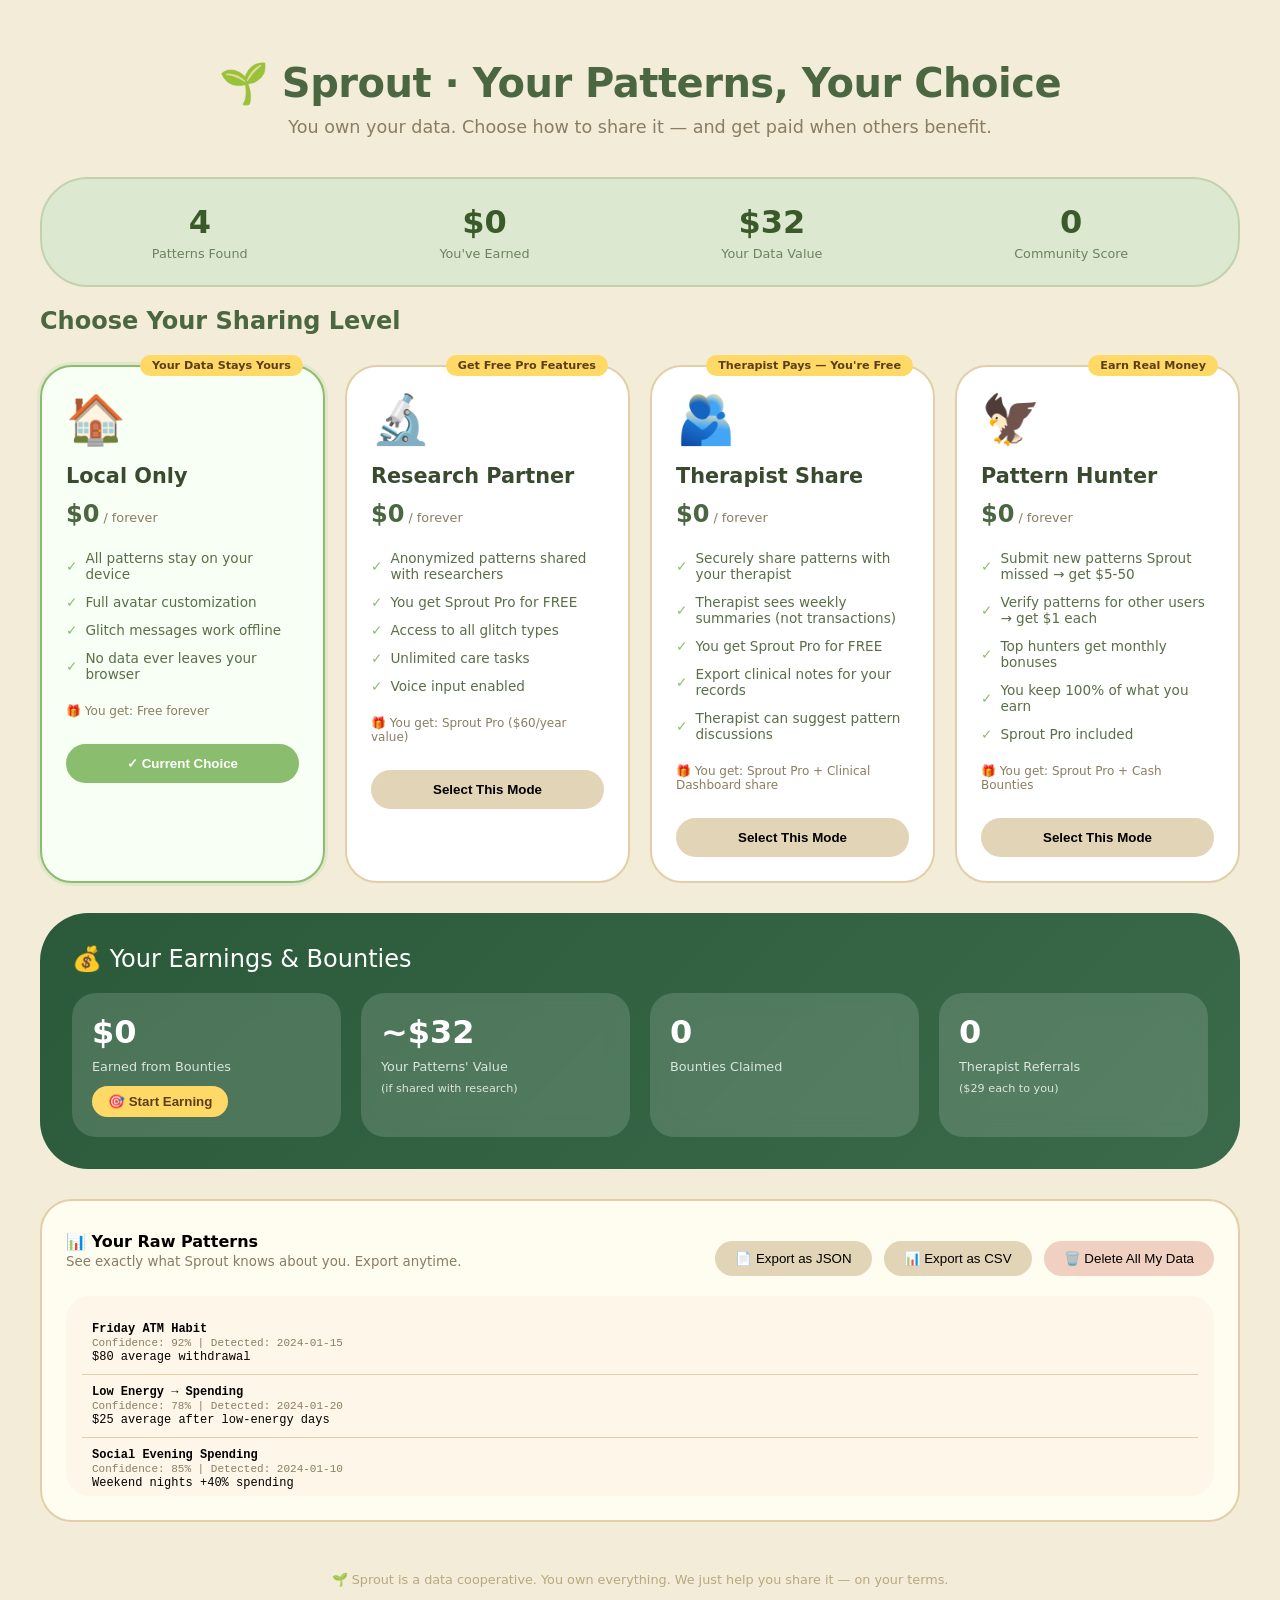
<file: sprout_consent.html>
<!DOCTYPE html>
<html lang="en">
<head>
<meta charset="UTF-8">
<meta name="viewport" content="width=device-width, initial-scale=1.0, user-scalable=yes">
<title>Sprout · Own Your Patterns</title>
<style>
* {
margin: 0;
padding: 0;
box-sizing: border-box;
}

body {
background: #f2ecd9;
font-family: 'Segoe UI', 'Nunito', system-ui, -apple-system, sans-serif;
padding: 20px;
min-height: 100vh;
}

.container {
max-width: 1200px;
margin: 0 auto;
}

/* Header */
.header {
text-align: center;
padding: 40px 20px 20px;
}

.header h1 {
font-size: 2.5rem;
color: #4a6741;
letter-spacing: -0.5px;
}

.header p {
color: #8b7d62;
margin-top: 10px;
font-size: 1.1rem;
}

/* Stats Banner */
.stats-banner {
background: #dce8d0;
border-radius: 48px;
padding: 24px;
margin: 20px 0;
display: flex;
justify-content: space-around;
flex-wrap: wrap;
gap: 20px;
border: 2px solid #c2d2ae;
}

.stat {
text-align: center;
}

.stat-value {
font-size: 2rem;
font-weight: 800;
color: #3a5a2a;
}

.stat-label {
font-size: 0.8rem;
color: #6c8260;
margin-top: 5px;
}

/* Main Grid */
.consent-grid {
display: grid;
grid-template-columns: repeat(auto-fit, minmax(280px, 1fr));
gap: 20px;
margin: 30px 0;
}

/* Consent Cards */
.consent-card {
background: white;
border-radius: 32px;
padding: 24px;
border: 2px solid #e2cfaa;
transition: all 0.2s;
cursor: pointer;
position: relative;
}

.consent-card:hover {
transform: translateY(-4px);
box-shadow: 0 12px 24px rgba(0,0,0,0.1);
}

.consent-card.selected {
border-color: #8bbd6e;
background: #f8fff4;
box-shadow: 0 0 0 3px #8bbd6e20;
}

.card-badge {
position: absolute;
top: -12px;
right: 20px;
background: #ffd966;
padding: 4px 12px;
border-radius: 20px;
font-size: 0.7rem;
font-weight: bold;
color: #5a3e1a;
}

.card-icon {
font-size: 3rem;
margin-bottom: 16px;
}

.card-title {
font-size: 1.3rem;
font-weight: 700;
margin-bottom: 8px;
color: #3a4a2e;
}

.card-price {
font-size: 1.5rem;
font-weight: 800;
color: #4a6741;
margin: 12px 0;
}

.card-price small {
font-size: 0.8rem;
font-weight: normal;
color: #8b7d62;
}

.card-features {
list-style: none;
margin: 16px 0;
}

.card-features li {
padding: 6px 0;
font-size: 0.85rem;
color: #5a6e48;
display: flex;
align-items: center;
gap: 8px;
}

.card-features li::before {
content: "✓";
color: #8bbd6e;
font-weight: bold;
}

.select-btn {
width: 100%;
background: #e2d4b6;
border: none;
padding: 12px;
border-radius: 60px;
font-weight: 600;
cursor: pointer;
margin-top: 16px;
transition: 0.1s;
}

.select-btn.selected {
background: #8bbd6e;
color: white;
}

/* Earnings Section */
.earnings-section {
background: linear-gradient(135deg, #2a5a3a, #3a6a4a);
border-radius: 48px;
padding: 32px;
margin: 30px 0;
color: white;
}

.earnings-title {
font-size: 1.5rem;
margin-bottom: 20px;
}

.earnings-grid {
display: grid;
grid-template-columns: repeat(auto-fit, minmax(200px, 1fr));
gap: 20px;
}

.earning-card {
background: rgba(255,255,255,0.15);
border-radius: 24px;
padding: 20px;
backdrop-filter: blur(10px);
}

.earning-amount {
font-size: 2rem;
font-weight: 800;
}

.earning-label {
font-size: 0.8rem;
opacity: 0.8;
margin-top: 8px;
}

.claim-btn {
background: #ffd966;
border: none;
padding: 8px 16px;
border-radius: 40px;
margin-top: 12px;
cursor: pointer;
font-weight: 600;
color: #5a3e1a;
}

/* Data Export */
.export-section {
background: #fffcf0;
border-radius: 32px;
padding: 24px;
margin: 20px 0;
border: 2px solid #e2cfaa;
}

.export-buttons {
display: flex;
gap: 12px;
flex-wrap: wrap;
margin-top: 16px;
}

.export-btn {
background: #e2d4b6;
border: none;
padding: 10px 20px;
border-radius: 40px;
cursor: pointer;
font-weight: 500;
}

/* Footer */
.footer {
text-align: center;
padding: 30px;
color: #b8a87c;
font-size: 0.8rem;
}

/* Toast Message */
.toast {
position: fixed;
bottom: 20px;
right: 20px;
background: #4a6741;
color: white;
padding: 12px 20px;
border-radius: 60px;
animation: slideIn 0.3s ease;
z-index: 1000;
}

@keyframes slideIn {
from {
transform: translateX(100%);
opacity: 0;
}
to {
transform: translateX(0);
opacity: 1;
}
}

@media (max-width: 768px) {
.stats-banner {
flex-direction: column;
text-align: center;
}
.header h1 {
font-size: 1.8rem;
}
}
</style>
</head>
<body>
<div class="container">
<div class="header">
<h1>🌱 Sprout · Your Patterns, Your Choice</h1>
<p>You own your data. Choose how to share it — and get paid when others benefit.</p>
</div>

<!-- Stats Banner -->
<div class="stats-banner" id="statsBanner">
<div class="stat">
<div class="stat-value" id="patternCount">0</div>
<div class="stat-label">Patterns Found</div>
</div>
<div class="stat">
<div class="stat-value" id="earnedAmount">$0</div>
<div class="stat-label">You've Earned</div>
</div>
<div class="stat">
<div class="stat-value" id="dataValue">$0</div>
<div class="stat-label">Your Data Value</div>
</div>
<div class="stat">
<div class="stat-value" id="contributionScore">0</div>
<div class="stat-label">Community Score</div>
</div>
</div>

<!-- Consent Cards Grid -->
<h2 style="margin: 20px 0 10px; color: #4a6741;">Choose Your Sharing Level</h2>
<div class="consent-grid" id="consentGrid"></div>

<!-- Earnings / Bounties Section -->
<div class="earnings-section" id="earningsSection">
<div class="earnings-title">💰 Your Earnings & Bounties</div>
<div class="earnings-grid" id="earningsGrid"></div>
</div>

<!-- Data Export / Transparency -->
<div class="export-section">
<div style="display: flex; justify-content: space-between; align-items: center; flex-wrap: wrap; gap: 15px;">
<div>
<strong>📊 Your Raw Patterns</strong><br>
<small style="color: #8b7d62;">See exactly what Sprout knows about you. Export anytime.</small>
</div>
<div class="export-buttons">
<button class="export-btn" id="exportJsonBtn">📄 Export as JSON</button>
<button class="export-btn" id="exportCsvBtn">📊 Export as CSV</button>
<button class="export-btn" id="deleteDataBtn" style="background: #f0d0c0;">🗑️ Delete All My Data</button>
</div>
</div>
<div id="patternPreview" style="margin-top: 20px; background: #fef6e8; border-radius: 24px; padding: 16px; font-family: monospace; font-size: 12px; max-height: 200px; overflow: auto;">
<em>Loading your patterns...</em>
</div>
</div>

<div class="footer">
🌱 Sprout is a data cooperative. You own everything. We just help you share it — on your terms.
</div>
</div>

<script>
// ============================================
// SPROUT CONSENT DASHBOARD
// No subscriptions. User owns their data.
// ============================================

// User data store (localStorage)
let userData = {
consentLevel: "local", // local, research, therapist, bounty
patterns: {},
earnings: {
total: 0,
bounties: [],
researchContributions: 0,
therapistReferrals: 0
},
createdAt: new Date().toISOString(),
lastUpdated: new Date().toISOString()
};

// Consent levels configuration
const CONSENT_LEVELS = {
local: {
name: "Local Only",
icon: "🏠",
description: "Sprout lives only on your device",
price: "$0",
badge: "Your Data Stays Yours",
features: [
"All patterns stay on your device",
"Full avatar customization",
"Glitch messages work offline",
"No data ever leaves your browser"
],
userGets: "Free forever",
revenue: 0
},
research: {
name: "Research Partner",
icon: "🔬",
description: "Help ADHD science — anonymously",
price: "$0",
badge: "Get Free Pro Features",
features: [
"Anonymized patterns shared with researchers",
"You get Sprout Pro for FREE",
"Access to all glitch types",
"Unlimited care tasks",
"Voice input enabled"
],
userGets: "Sprout Pro ($60/year value)",
revenue: 0,
revenueSource: "Research institutions pay Sprout"
},
therapist: {
name: "Therapist Share",
icon: "🫂",
description: "Share insights with your therapist",
price: "$0",
badge: "Therapist Pays — You're Free",
features: [
"Securely share patterns with your therapist",
"Therapist sees weekly summaries (not transactions)",
"You get Sprout Pro for FREE",
"Export clinical notes for your records",
"Therapist can suggest pattern discussions"
],
userGets: "Sprout Pro + Clinical Dashboard share",
revenue: 0,
revenueSource: "Your therapist pays $29/month (not you)"
},
bounty: {
name: "Pattern Hunter",
icon: "🦅",
description: "Find patterns, get paid",
price: "$0",
badge: "Earn Real Money",
features: [
"Submit new patterns Sprout missed → get $5-50",
"Verify patterns for other users → get $1 each",
"Top hunters get monthly bonuses",
"You keep 100% of what you earn",
"Sprout Pro included"
],
userGets: "Sprout Pro + Cash Bounties",
revenue: 0,
revenueSource: "Bounties paid from research/therapist revenue"
}
};

// Mock patterns (would come from actual behavior tracking)
const MOCK_PATTERNS = {
friday_atm: {
name: "Friday ATM Habit",
confidence: 0.92,
value: "$80 average withdrawal",
detected: "2024-01-15"
},
low_energy_spending: {
name: "Low Energy → Spending",
confidence: 0.78,
value: "$25 average after low-energy days",
detected: "2024-01-20"
},
social_evening: {
name: "Social Evening Spending",
confidence: 0.85,
value: "Weekend nights +40% spending",
detected: "2024-01-10"
},
productivity_cycle: {
name: "Productivity Peak",
confidence: 0.88,
value: "Most productive at 10am-12pm",
detected: "2024-01-05"
}
};

// Bounty opportunities
const BOUNTIES = [
{ id: "b1", name: "Find a new weekly pattern", reward: 5, claimed: false },
{ id: "b2", name: "Verify 'rainy day spending' pattern", reward: 2, claimed: false },
{ id: "b3", name: "Submit a new glitch message", reward: 3, claimed: false },
{ id: "b4", name: "Refer a therapist to Sprout Clinical", reward: 20, claimed: false }
];

// Load saved data
function loadData() {
const saved = localStorage.getItem('sprout_consent_data');
if (saved) {
try {
const parsed = JSON.parse(saved);
userData = { ...userData, ...parsed };
} catch(e) {}
}

// Initialize patterns if empty
if (Object.keys(userData.patterns).length === 0) {
userData.patterns = MOCK_PATTERNS;
}

updateUI();
}

// Save data
function saveData() {
userData.lastUpdated = new Date().toISOString();
localStorage.setItem('sprout_consent_data', JSON.stringify(userData));
updateUI();
}

// Update consent level
function setConsentLevel(level) {
userData.consentLevel = level;

// Show toast message
showToast(`✓ Switched to ${CONSENT_LEVELS[level].name} mode`);

// If switching to therapist mode, add referral bonus if therapist code exists
if (level === 'therapist' && !userData.earnings.therapistReferrals) {
userData.earnings.therapistReferrals = 1;
userData.earnings.total += 29;
showToast("🎉 You referred a therapist! +$29 credit");
}

saveData();
}

// Claim bounty
function claimBounty(bountyId) {
const bounty = BOUNTIES.find(b => b.id === bountyId);
if (bounty && !bounty.claimed) {
bounty.claimed = true;
userData.earnings.bounties.push({
id: bountyId,
name: bounty.name,
amount: bounty.reward,
claimedAt: new Date().toISOString()
});
userData.earnings.total += bounty.reward;
showToast(`🎉 Claimed $${bounty.reward} for "${bounty.name}"!`);
saveData();
}
}

// Export data as JSON
function exportJSON() {
const exportData = {
exportedAt: new Date().toISOString(),
consentLevel: userData.consentLevel,
patterns: userData.patterns,
earnings: userData.earnings,
note: "You own this data. Sprout never sells it — we just help you share it on your terms."
};

const dataStr = JSON.stringify(exportData, null, 2);
const blob = new Blob([dataStr], { type: 'application/json' });
const url = URL.createObjectURL(blob);
const a = document.createElement('a');
a.href = url;
a.download = `sprout_export_${new Date().toISOString().slice(0,19)}.json`;
a.click();
URL.revokeObjectURL(url);
showToast("📄 Patterns exported as JSON");
}

// Export as CSV
function exportCSV() {
const patterns = Object.entries(userData.patterns).map(([key, pattern]) => ({
pattern_name: pattern.name,
confidence: pattern.confidence,
insight: pattern.value,
detected: pattern.detected
}));

const headers = ["pattern_name", "confidence", "insight", "detected"];
const csvRows = [headers.join(',')];

for (const pattern of patterns) {
const values = headers.map(h => `"${pattern[h] || ''}"`);
csvRows.push(values.join(','));
}

const blob = new Blob([csvRows.join('\n')], { type: 'text/csv' });
const url = URL.createObjectURL(blob);
const a = document.createElement('a');
a.href = url;
a.download = `sprout_patterns_${new Date().toISOString().slice(0,19)}.csv`;
a.click();
URL.revokeObjectURL(url);
showToast("📊 Patterns exported as CSV");
}

// Delete all data
function deleteAllData() {
if (confirm("⚠️ This will delete ALL your patterns and earnings. This cannot be undone. Continue?")) {
localStorage.removeItem('sprout_consent_data');
userData = {
consentLevel: "local",
patterns: MOCK_PATTERNS,
earnings: { total: 0, bounties: [], researchContributions: 0, therapistReferrals: 0 },
createdAt: new Date().toISOString(),
lastUpdated: new Date().toISOString()
};
// Reset bounties claimed status
BOUNTIES.forEach(b => b.claimed = false);
saveData();
showToast("🗑️ All your data has been deleted. Start fresh?");
}
}

// Show toast notification
function showToast(message) {
const toast = document.createElement('div');
toast.className = 'toast';
toast.innerHTML = message;
document.body.appendChild(toast);
setTimeout(() => toast.remove(), 3000);
}

// Calculate data value for user
function calculateDataValue() {
const patternCount = Object.keys(userData.patterns).length;
// Each pattern is worth about $5-20 to researchers/therapists
const baseValue = patternCount * 8;
const bountyEarned = userData.earnings.total;
const totalValue = baseValue + bountyEarned;

return {
base: baseValue,
withBounties: totalValue,
patternValue: `~$${baseValue}`
};
}

// Calculate contribution score (how much you've helped the community)
function calculateContributionScore() {
let score = 0;
score += userData.earnings.bounties.length * 10; // 10 pts per bounty
score += userData.earnings.researchContributions * 5; // 5 pts per research contribution
score += userData.earnings.therapistReferrals * 15; // 15 pts per therapist referral

// Bonus for being in higher consent levels
if (userData.consentLevel === 'therapist') score += 20;
if (userData.consentLevel === 'research') score += 10;
if (userData.consentLevel === 'bounty') score += 25;

return score;
}

// Render consent cards
function renderConsentCards() {
const grid = document.getElementById('consentGrid');
if (!grid) return;

grid.innerHTML = '';

for (const [key, level] of Object.entries(CONSENT_LEVELS)) {
const isSelected = userData.consentLevel === key;

const card = document.createElement('div');
card.className = `consent-card ${isSelected ? 'selected' : ''}`;
card.innerHTML = `
<div class="card-badge">${level.badge}</div>
<div class="card-icon">${level.icon}</div>
<div class="card-title">${level.name}</div>
<div class="card-price">${level.price}<small> / forever</small></div>
<ul class="card-features">
${level.features.map(f => `<li>${f}</li>`).join('')}
</ul>
<div style="font-size: 0.75rem; color: #8b7d62; margin: 10px 0;">
🎁 You get: ${level.userGets}
</div>
<button class="select-btn ${isSelected ? 'selected' : ''}" data-level="${key}">
${isSelected ? '✓ Current Choice' : 'Select This Mode'}
</button>
`;

grid.appendChild(card);
}

// Bind button events
document.querySelectorAll('.select-btn[data-level]').forEach(btn => {
btn.addEventListener('click', (e) => {
e.stopPropagation();
const level = btn.getAttribute('data-level');
setConsentLevel(level);
});
});
}

// Render earnings section
function renderEarnings() {
const container = document.getElementById('earningsGrid');
if (!container) return;

const value = calculateDataValue();

container.innerHTML = `
<div class="earning-card">
<div class="earning-amount">$${userData.earnings.total}</div>
<div class="earning-label">Earned from Bounties</div>
${userData.earnings.total === 0 ? '<button class="claim-btn" id="startBountiesBtn">🎯 Start Earning</button>' : ''}
</div>
<div class="earning-card">
<div class="earning-amount">~$${value.base}</div>
<div class="earning-label">Your Patterns' Value</div>
<div class="earning-label" style="font-size: 0.7rem;">(if shared with research)</div>
</div>
<div class="earning-card">
<div class="earning-amount">${userData.earnings.bounties.length}</div>
<div class="earning-label">Bounties Claimed</div>
</div>
<div class="earning-card">
<div class="earning-amount">${userData.earnings.therapistReferrals}</div>
<div class="earning-label">Therapist Referrals</div>
<div class="earning-label" style="font-size: 0.7rem;">($29 each to you)</div>
</div>
`;

// Start earning button
const startBtn = document.getElementById('startBountiesBtn');
if (startBtn) {
startBtn.addEventListener('click', () => {
setConsentLevel('bounty');
showToast("🎯 Bounty Hunter mode activated! Submit patterns to earn cash.");
});
}
}

// Render bounty list
function renderBounties() {
const container = document.getElementById('earningsSection');
if (!container) return;

// Add bounty list section if in bounty mode
if (userData.consentLevel === 'bounty') {
const existingBountyList = document.getElementById('bountyList');
if (existingBountyList) existingBountyList.remove();

const bountyDiv = document.createElement('div');
bountyDiv.id = 'bountyList';
bountyDiv.style.marginTop = '20px';
bountyDiv.style.background = 'rgba(255,255,255,0.15)';
bountyDiv.style.borderRadius = '24px';
bountyDiv.style.padding = '16px';

bountyDiv.innerHTML = `
<div style="font-weight: bold; margin-bottom: 12px;">🎯 Active Bounties</div>
<div style="display: flex; flex-direction: column; gap: 10px;">
${BOUNTIES.map(bounty => `
<div style="display: flex; justify-content: space-between; align-items: center; background: rgba(255,255,255,0.1); padding: 10px 15px; border-radius: 20px;">
<span>${bounty.name}</span>
<div>
<span style="background: #ffd966; color: #5a3e1a; padding: 4px 12px; border-radius: 20px; margin-right: 10px;">$${bounty.reward}</span>
${!bounty.claimed ?
`<button class="claim-bounty-btn" data-id="${bounty.id}" style="background: white; border: none; padding: 6px 16px; border-radius: 20px; cursor: pointer;">Claim</button>` :
'<span style="color: #90a87a;">✓ Claimed</span>'
}
</div>
</div>
`).join('')}
</div>
<div style="font-size: 0.7rem; margin-top: 12px; opacity: 0.7;">
💡 Tip: Submit patterns Sprout missed for bigger bounties!
</div>
`;

container.appendChild(bountyDiv);

// Bind claim buttons
document.querySelectorAll('.claim-bounty-btn').forEach(btn => {
btn.addEventListener('click', (e) => {
const id = btn.getAttribute('data-id');
claimBounty(id);
renderBounties(); // Re-render
});
});
}
}

// Render pattern preview
function renderPatternPreview() {
const container = document.getElementById('patternPreview');
if (!container) return;

const patterns = Object.values(userData.patterns);

if (patterns.length === 0) {
container.innerHTML = '<em>No patterns detected yet. Keep using Sprout — I\'ll find them.</em>';
return;
}

container.innerHTML = patterns.map(pattern => `
<div style="padding: 10px; border-bottom: 1px solid #e2cfaa;">
<strong>${pattern.name}</strong><br>
<span style="font-size: 11px; color: #8b7d62;">Confidence: ${Math.round(pattern.confidence * 100)}% | Detected: ${pattern.detected}</span><br>
<span style="font-size: 12px;">${pattern.value}</span>
</div>
`).join('');
}

// Update all UI stats
function updateUI() {
document.getElementById('patternCount').innerText = Object.keys(userData.patterns).length;
document.getElementById('earnedAmount').innerText = `$${userData.earnings.total}`;

const dataValue = calculateDataValue();
document.getElementById('dataValue').innerText = `$${dataValue.base}`;
document.getElementById('contributionScore').innerText = calculateContributionScore();

renderConsentCards();
renderEarnings();
renderBounties();
renderPatternPreview();
}

// Bind export buttons
function bindExportButtons() {
const exportJson = document.getElementById('exportJsonBtn');
if (exportJson) exportJson.addEventListener('click', exportJSON);

const exportCsv = document.getElementById('exportCsvBtn');
if (exportCsv) exportCsv.addEventListener('click', exportCSV);

const deleteBtn = document.getElementById('deleteDataBtn');
if (deleteBtn) deleteBtn.addEventListener('click', deleteAllData);
}

// Initialize
function init() {
loadData();
bindExportButtons();
updateUI();

// Simulate some earnings if user has patterns but no earnings yet
if (Object.keys(userData.patterns).length > 2 && userData.earnings.total === 0) {
// Gentle nudge
setTimeout(() => {
showToast("💡 Your patterns are valuable! Consider Research or Bounty mode to earn.");
}, 2000);
}
}

init();
</script>
</body>
</html>
</file>
